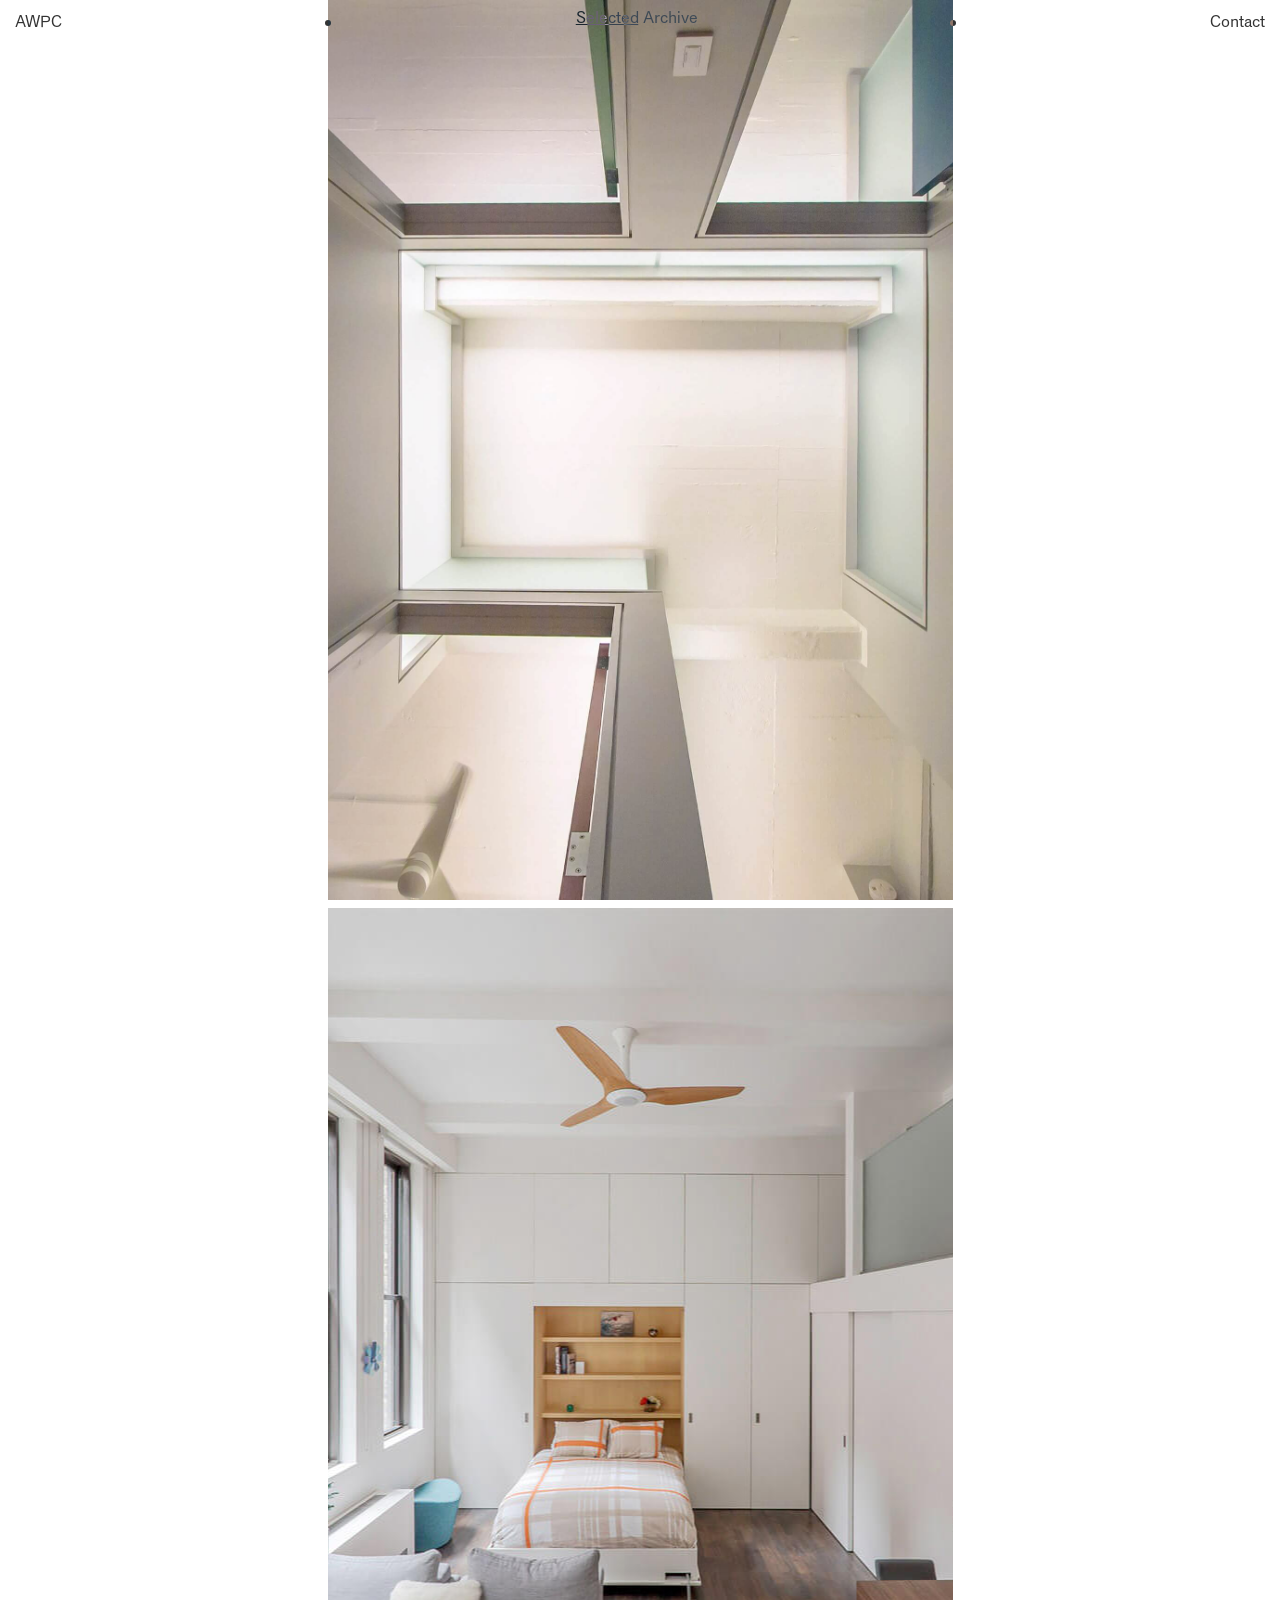
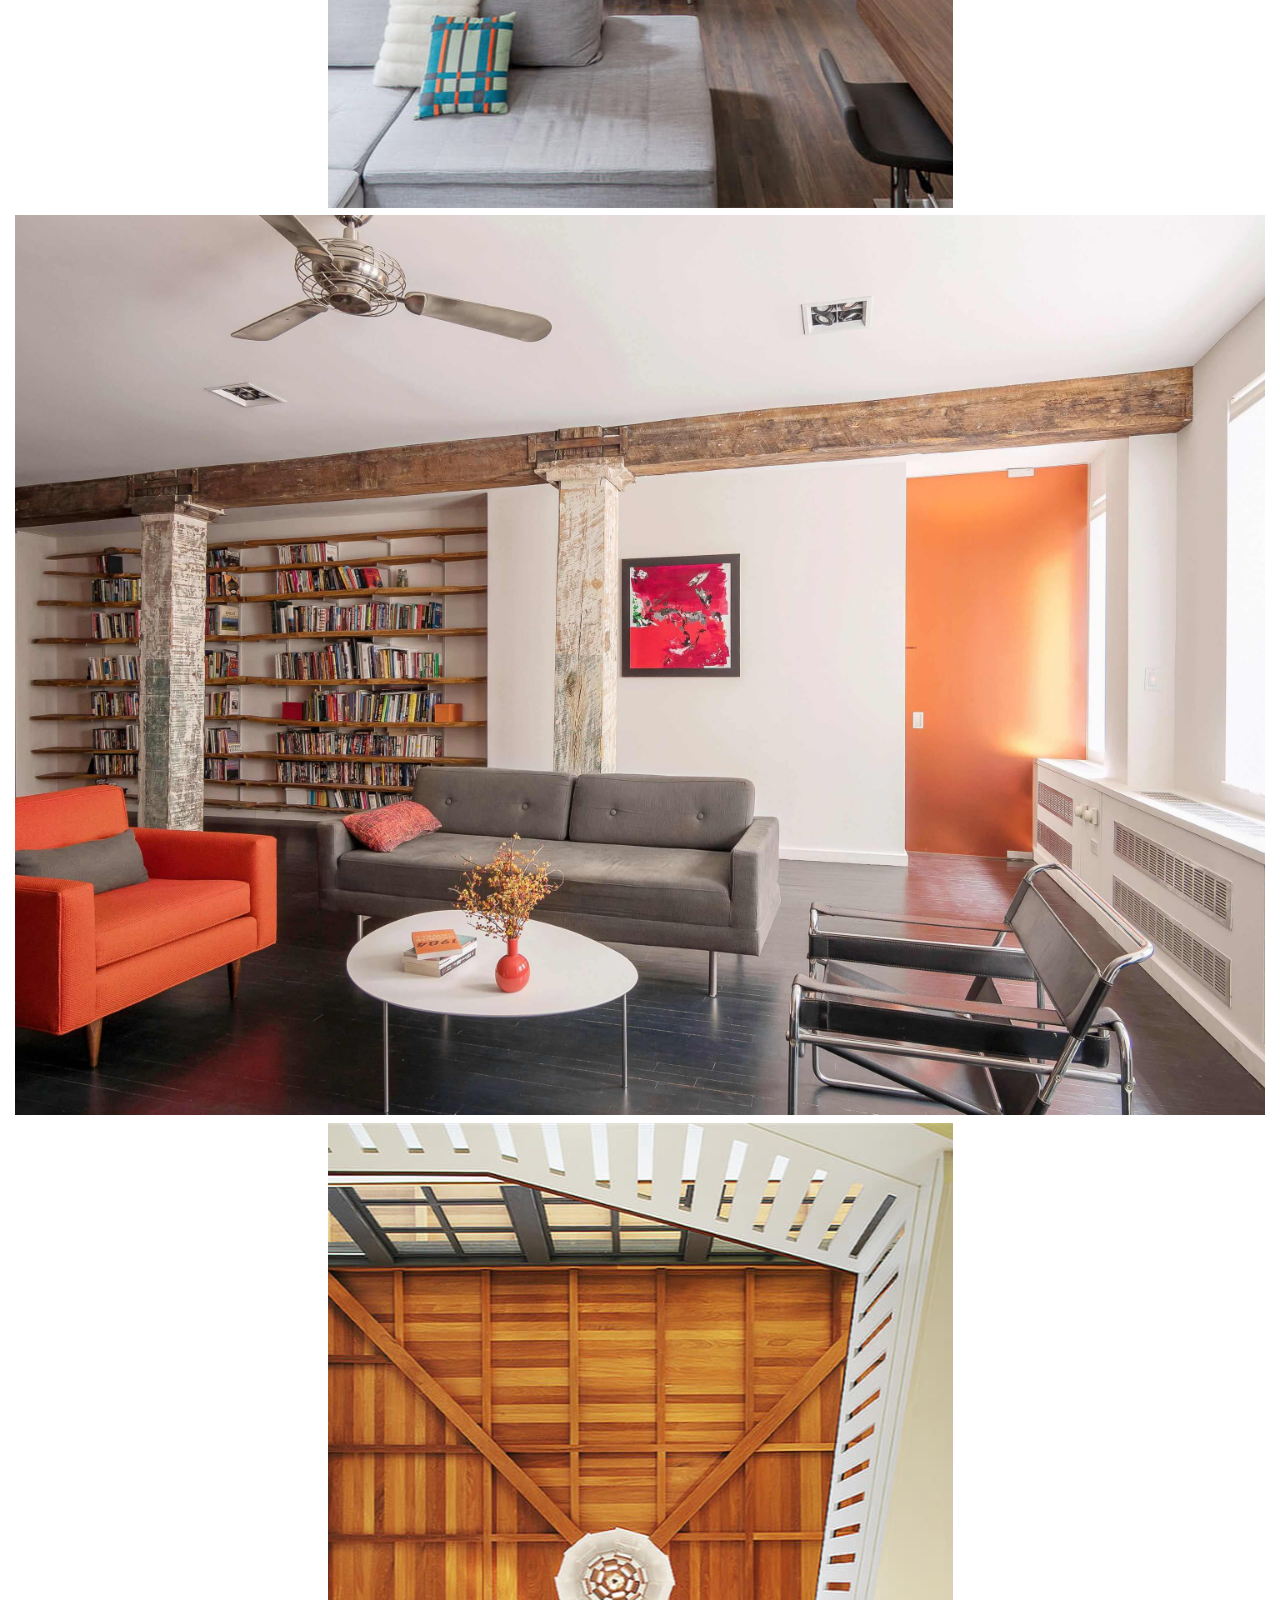
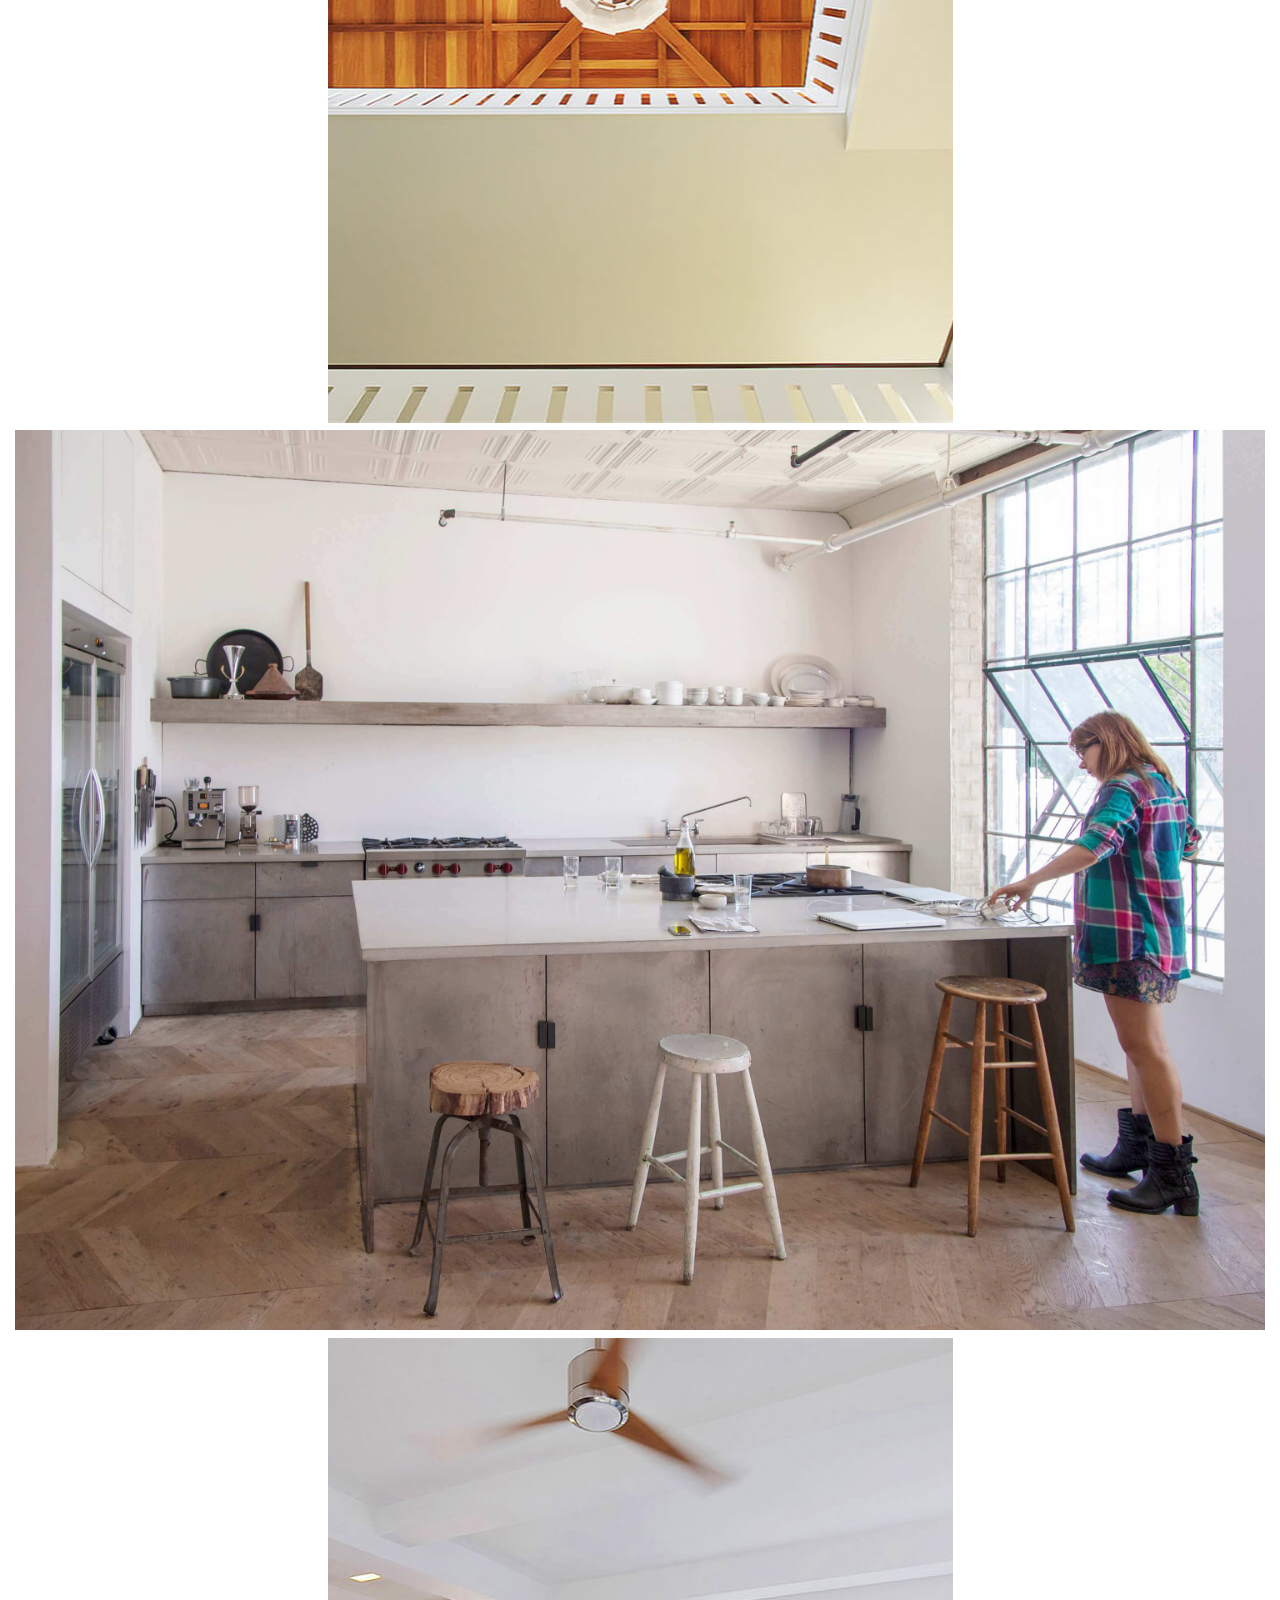
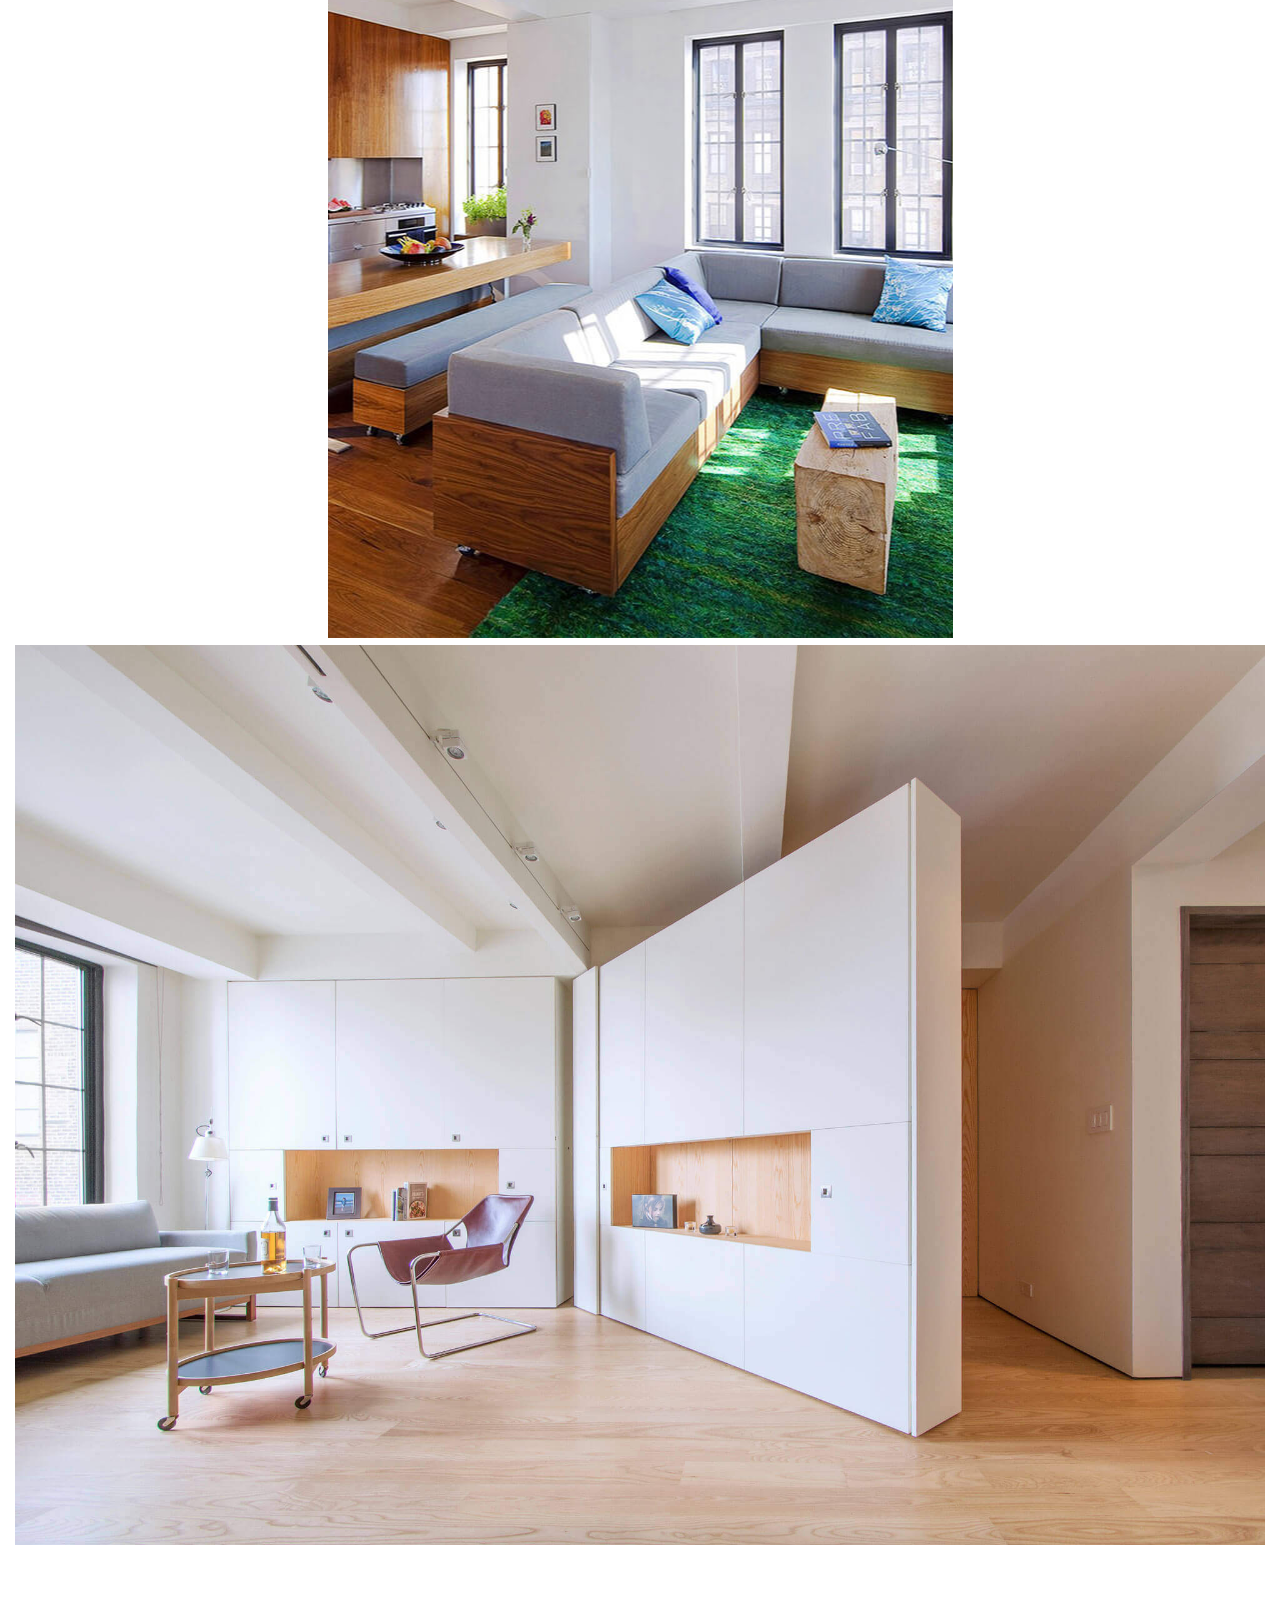
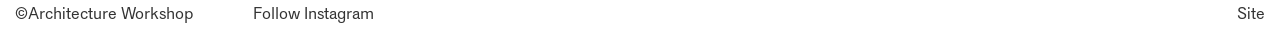
<file: index.html>
<!DOCTYPE html>
<html lang="zh-CN">

<head>
  <meta charset="UTF-8">
  <meta name="viewport" content="width=device-width, initial-scale=1.0">
  <title>AWPC</title>
  <link rel="stylesheet" href="styles/style.css">
  <link rel="stylesheet" href="styles/index.css">
</head>

<body>
  <header class="mixin">
    <div class="studio-name roll-hover">
      <span class="roll-text">AWPC<span class="roll-copy">AWPC</span></span>
    </div>
    <div class="dot left"></div>
    <div class="selected-archive">
      <a class="selected roll-hover" href="/index.html">
        <span class="roll-text underline">Selected<span class="roll-copy underline">Selected</span></span>
      </a>
      <a class="archive roll-hover" href="/archive.html?target=1">
        <span class="roll-text">Archive<span class="roll-copy">Archive</span></span>
      </a>
    </div>
    <div class="dot right"></div>
    <a class="contact roll-hover" href="#"><span class="roll-text">Contact<span
          class="roll-copy">Contact</span></span></a>
  </header>

  <main>
    <div class="home-img-list"></div>
  </main>

  <footer>
    <div>©Architecture Workshop</div>
    <div class="follow-ins">Follow Instagram</div>
    <div>Site</div>
  </footer>

  <div class="grid">

  </div>

  <script src="js/app.js"></script>
  <script src="js/index.js"></script>
</body>

</html>
</file>
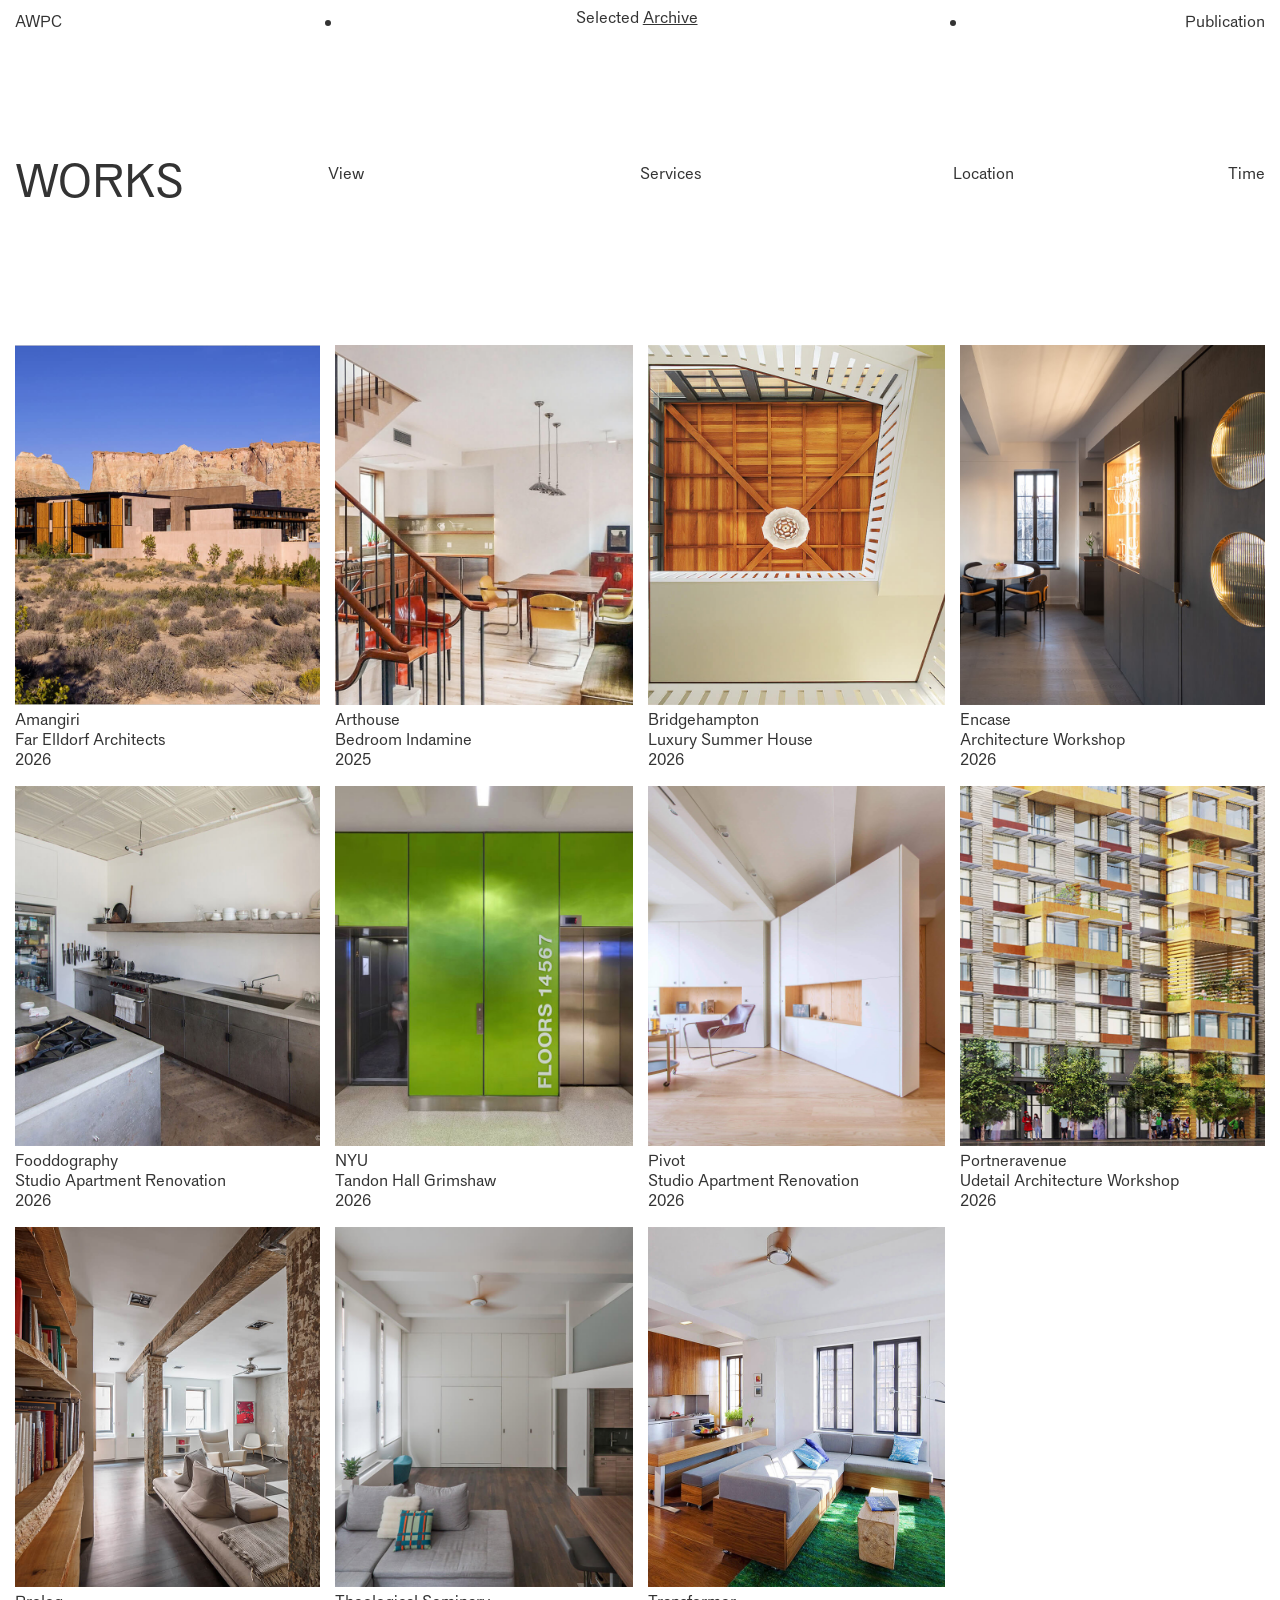
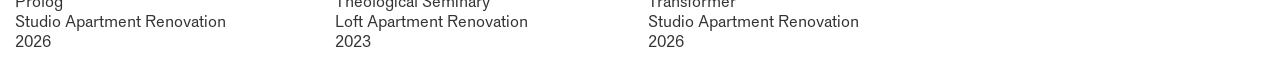
<file: archive.html>
<!DOCTYPE html>
<html lang="en">

<head>
  <meta charset="UTF-8">
  <meta name="viewport" content="width=device-width, initial-scale=1.0">
  <title>Archive</title>
  <link rel="stylesheet" href="styles/style.css">
  <link rel="stylesheet" href="styles/archive.css">
</head>

<body>
  <header class="mixin">
    <div class="studio-name roll-hover">
      <span class="roll-text">AWPC<span class="roll-copy">AWPC</span></span>
    </div>
    <div class="dot left"></div>
    <div class="selected-archive">
      <a class="selected roll-hover" href="/index.html">
        <span class="roll-text">Selected<span class="roll-copy">Selected</span></span>
      </a>
      <a class="archive roll-hover" href="/#">
        <span class="roll-text underline">Archive<span class="roll-copy underline">Archive</span></span>
      </a>
    </div>
    <div class="dot right"></div>
    <div class="roll-hover">
      <span class="roll-text">Publication<span class="roll-copy">Publication</span></span>
    </div>
  </header>

  <div class="filter">
    <div class="filter-title">WORKS</div>
    <div class="actions">
    </div>
  </div>

  <div class="archive-list" style="display: none;"></div>
  <div class="archive-text-list"></div>

  <div class="grid">

  </div>

  <script src="js/app.js"></script>
  <script src="js/archive.js"></script>
</body>

</html>
</file>
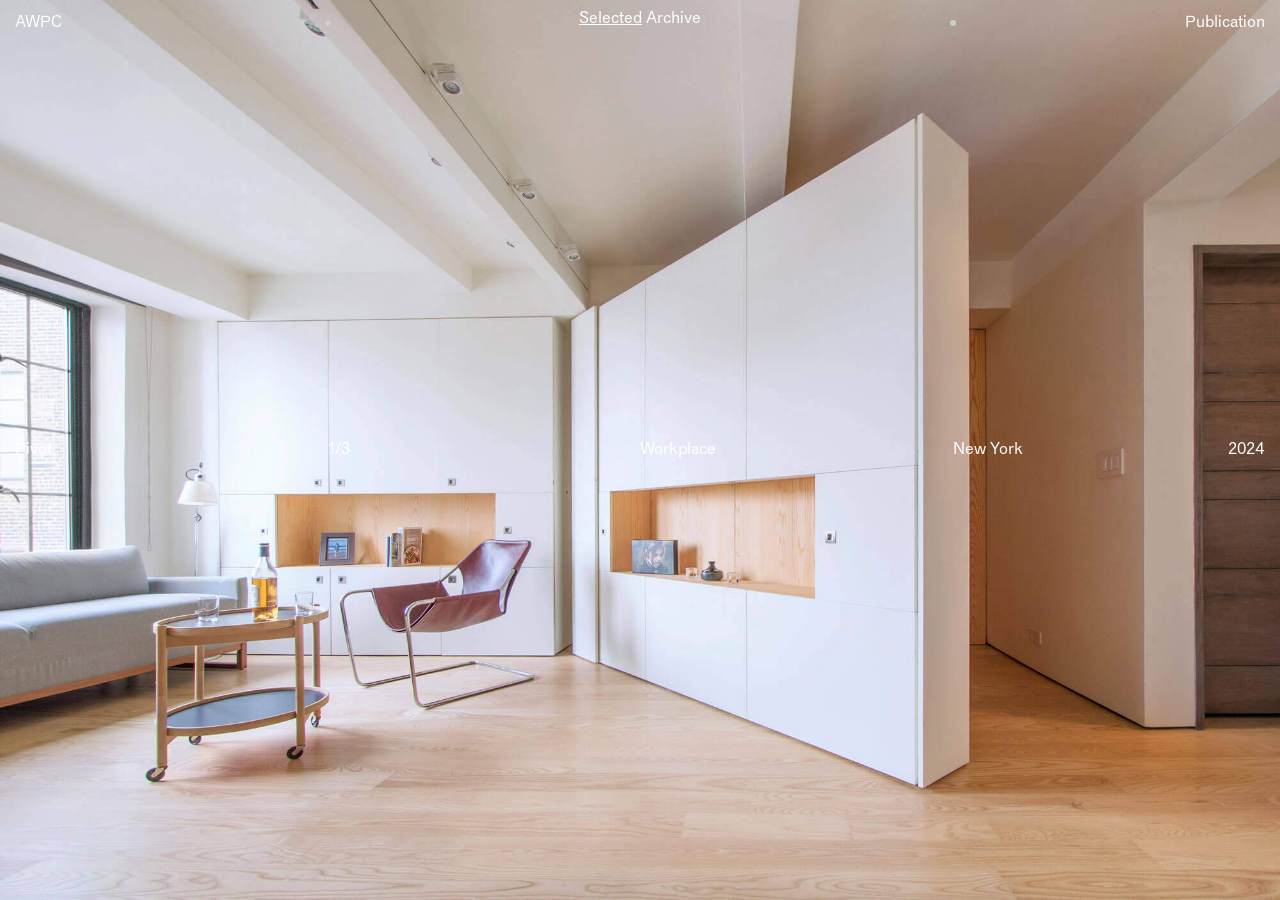
<file: awpc2.html>
<!DOCTYPE html>
<html lang="zh-CN">

<head>
    <meta charset="UTF-8">
    <meta name="viewport" content="width=device-width, initial-scale=1.0">
    <title>AWPC</title>
    <link rel="stylesheet" href="styles/style.css">
    <link rel="stylesheet" href="styles/awpc2.css">
    <style>

    </style>
</head>

<body>
    <header>
        <div class="studio-name roll-hover">
            <span class="roll-text">AWPC<span class="roll-copy">AWPC</span></span>
        </div>
        <div class="dot left"></div>
        <div class="selected-archive">
            <a class="selected roll-hover" href="#">
                <span class="roll-text underline">Selected<span class="roll-copy underline">Selected</span></span>
            </a>
            <a class="archive roll-hover" href="/archive.html?target=2">
                <span class="roll-text">Archive<span class="roll-copy">Archive</span></span>
            </a>
        </div>
        <div class="dot right"></div>
        <div class="roll-hover">
            <span class="roll-text">Publication<span class="roll-copy">Publication</span></span>
        </div>
    </header>

    <main class="carousel">
        <div class="carousel-track">
            <div class="slide" style="background-image: url('images/7.jpg'); background-position: center 70%;"></div>
            <div class="slide" style="background-image: url('images/3.jpg'); background-position: center 70%;"></div>
            <div class="slide" style="background-image: url('images/Archive/Residential/Amangiri/2.jpg'); background-position: center;"></div>
        </div>
    </main>

    <div class="home-page">
        <div class="home-details">
            <div class="q-1">123</div>
            <div class="q-2">123</div>
            <div class="q-3">123</div>
            <div class="q-4">123</div>
            <div class="q-5">123</div>
        </div>
    </div>

    <script src="js/awpc2.js"></script>
</body>

</html>
</file>
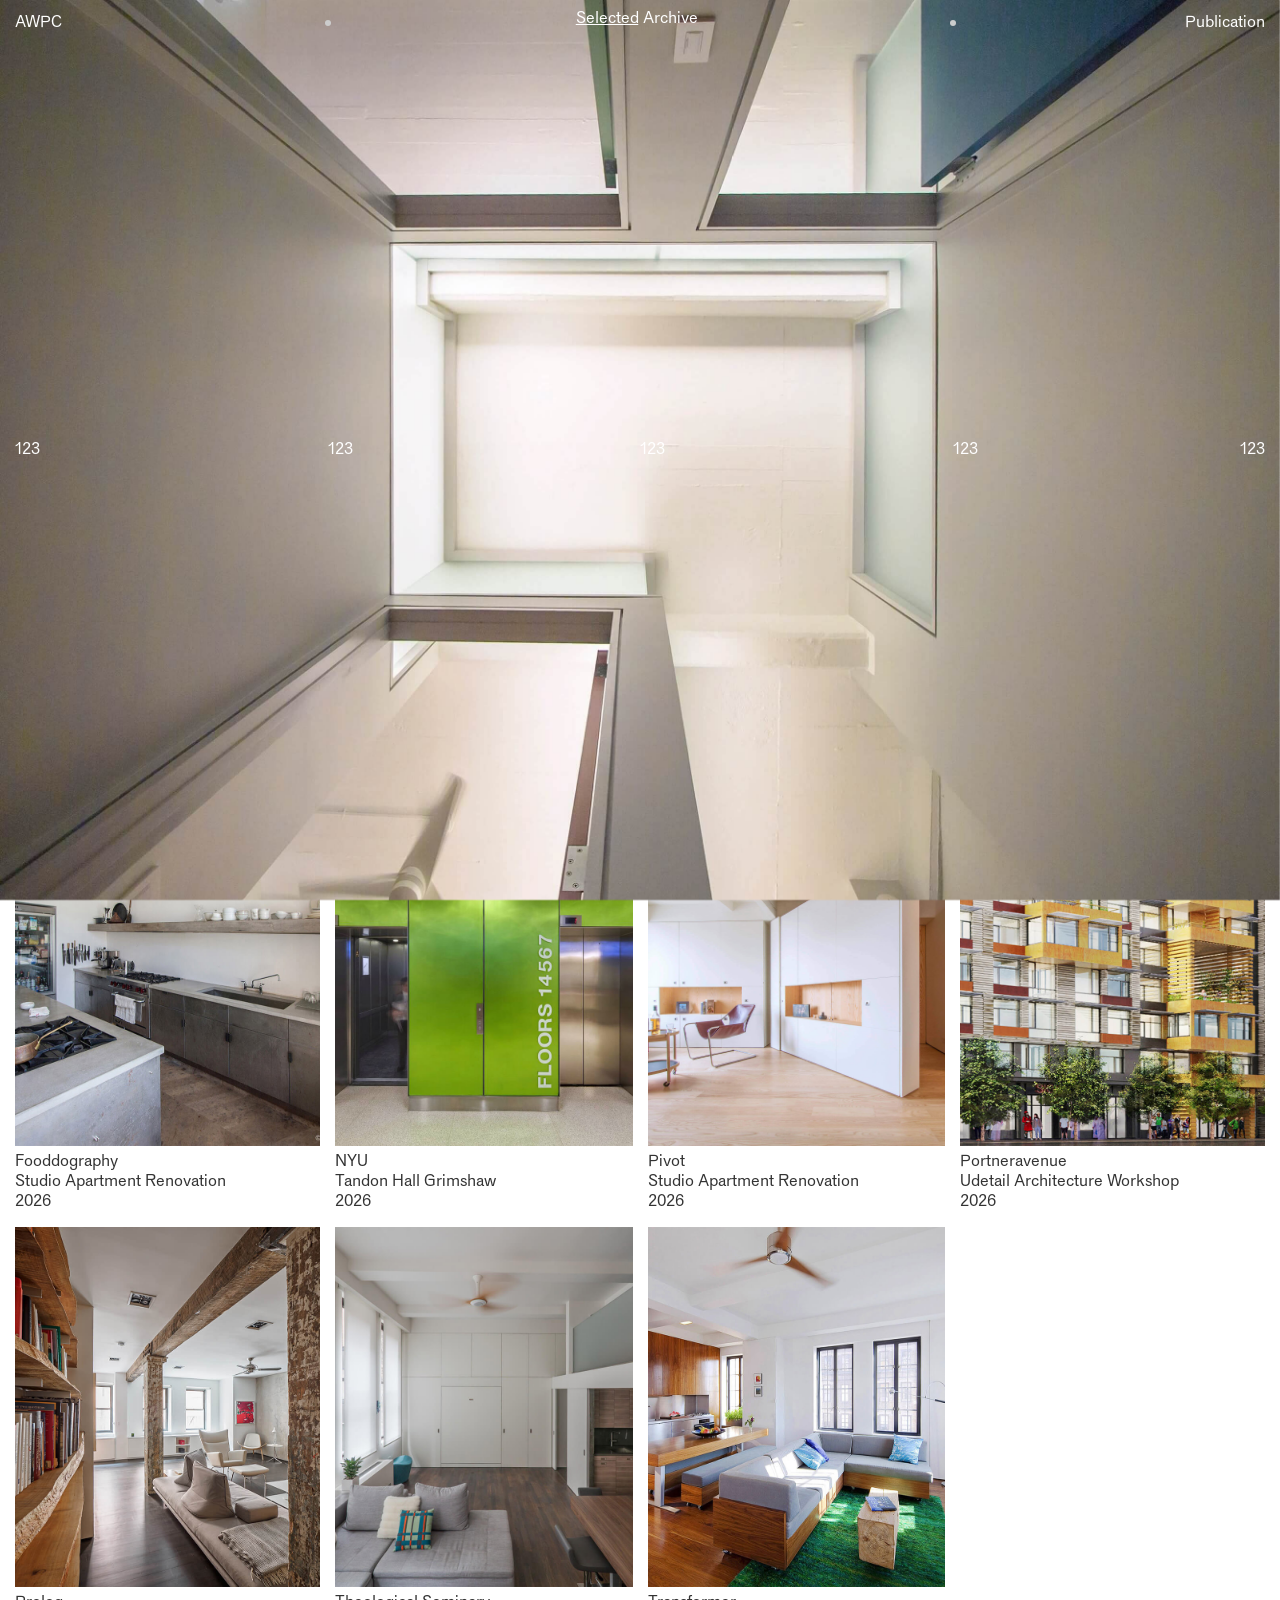
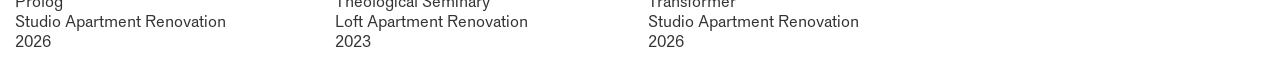
<file: test.html>
<!DOCTYPE html>
<html lang="en">

<head>
    <meta charset="UTF-8">
    <meta name="viewport" content="width=device-width, initial-scale=1.0">
    <title>Archive</title>
    <link rel="stylesheet" href="styles/style.css">
    <link rel="stylesheet" href="styles/test.css">
</head>

<body>
    <header>
        <div class="studio-name roll-hover">
            <span class="roll-text">AWPC<span class="roll-copy">AWPC</span></span>
        </div>
        <div class="dot left"></div>
        <div class="selected-archive">
            <a class="selected roll-hover" href="#">
                <span class="roll-text underline">Selected<span class="roll-copy underline">Selected</span></span>
            </a>
            <a class="archive roll-hover" href="#">
                <span class="roll-text">Archive<span class="roll-copy">Archive</span></span>
            </a>
        </div>
        <div class="dot right"></div>
        <div class="roll-hover">
            <span class="roll-text">Publication<span class="roll-copy">Publication</span></span>
        </div>
    </header>

    <div class="filter">
        <div class="filter-title">WORKS</div>
        <div class="actions">
        </div>
    </div>

    <div class="archive-list" style="display: none;"></div>
    <div class="archive-text-list"></div>

    <div class="grid">

    </div>

    <div class="home-page">
        <img src="images/1.jpg" alt="">
        <div class="home-details">
            <div class="q-1">123</div>
            <div class="q-2">123</div>
            <div class="q-3">123</div>
            <div class="q-4">123</div>
            <div class="q-5">123</div>
        </div>
    </div>

    <script src="js/app.js"></script>
    <script src="js/test.js"></script>
</body>

</html>
</file>
<file: styles/style.css>
:root {
  --padding-h: 15px;
  --padding-w: calc(100vw / 16);
  --page-padding: 15px;
  --page-padding-2: calc(var(--page-padding) * 2);
  --padding-8w: calc(calc(100vw - var(--page-padding-2)) / 8);
  --global-fs: 16px;
  --archive-list-pt: calc(var(--padding-h) * 23);
  --home-img-ratio: 65;
}

* {
  margin: 0;
  padding: 0;
  box-sizing: border-box;
  scrollbar-width: none;
  -ms-overflow-style: none;
}

*::-webkit-scrollbar {
  display: none;
}

html {
  scroll-behavior: smooth;
}

@font-face {
  font-family: "Protocol";
  src: url("../protocoleregular.otf") format("opentype");
  font-weight: normal;
  font-style: normal;
}

a {
  color: #333333;
  text-decoration: none;
}

a:hover {
  cursor: pointer;
  text-decoration: underline;
}

body {
  background: #ffffff;
  color: #333333;
  font-family: "Protocol", "Helvetica Neue", "PingFang SC", "Microsoft YaHei", sans-serif;
  overflow-x: hidden;
  padding: 0 var(--page-padding);
  font-size: var(--global-fs);
  position: relative;
}

.underline {
  text-decoration: underline;
}

.grid {
  position: absolute;
  top: 0;
  left: var(--page-padding);
  right: 0;
  bottom: 0;
  pointer-events: none;
}

.grid.h {
  background-image:
    repeating-linear-gradient(to bottom,
      rgba(111, 204, 220, 0.6) 0,
      rgba(111, 204, 220, 0.6) 1px,
      transparent 1px,
      transparent var(--padding-h));
}

.grid.w {
  background-image:
    repeating-linear-gradient(to right,
      rgba(111, 204, 220, 0.6) 0,
      rgba(111, 204, 220, 0.6) 1px,
      transparent 1px,
      transparent var(--padding-8w));
}

.page-padding-indicator {
  position: fixed;
  top: 50%;
  transform: translateY(-50%);
  z-index: 200;
  font-size: 14px;
  opacity: 0;
  transition: opacity 0.2s;
  pointer-events: none;
}

.page-padding-indicator.left {
  left: 8px;
}

.page-padding-indicator.right {
  right: 8px;
}

.page-padding-indicator.visible {
  opacity: 1;
}

.toast {
  position: fixed;
  top: 20vh;
  left: 50%;
  transform: translateX(-50%);
  z-index: 300;
  padding: 8px 16px;
  background: rgba(0, 0, 0, 0.75);
  color: #ffffff;
  font-size: 14px;
  opacity: 0;
  transition: opacity 0.2s;
  pointer-events: none;
}

.toast.visible {
  opacity: 1;
}

.home-img,
.archive-item:not(.empty) {
  opacity: 0;
  transform: translateY(40px);
  transition: opacity 0.6s ease, transform 0.6s ease;
}

.home-img.reveal-visible,
.archive-item.reveal-visible {
  opacity: 1;
  transform: translateY(0);
}

.roll-hover {
  display: inline-block;
  overflow: hidden;
}

.roll-text {
  position: relative;
  display: block;
  transition: transform 0.2s ease-in-out;
}

.roll-copy {
  position: absolute;
  top: 100%;
  left: 0;
  width: 100%;
}

.roll-hover:hover .roll-text {
  transform: translateY(-100%);
}

.flexJustifyCenter {
  display: flex;
  align-items: center;
  justify-content: center;
}

.flexJustifyRight {
  display: flex;
  align-items: center;
  justify-content: flex-end;
}

header .selected-archive {
  position: absolute;
  left: 50%;
  transform: translateX(-50%);
}

header .dot {
  position: absolute;
  top: 50%;
  width: calc(var(--page-padding) / 2.5);
  height: calc(var(--page-padding) / 2.5);
  background-color: #cccccc;
  border-radius: 50%;
}

header {
  position: fixed;
  width: 100%;
  top: var(--padding-h);
  left: 0;
  z-index: 100;
  display: flex;
  justify-content: space-between;
  align-items: flex-end;
  padding: 0 var(--page-padding) 0;
  line-height: 1;
}

header.mixin {
  mix-blend-mode: difference;
}

header.mixin * {
  color: #ccc !important;
}

header * {
  color: #fff !important;
}

header .dot {
  background-color: #ccc;
}

header .dot.left {
  left: calc(var(--padding-8w) * 2 + var(--page-padding));
  transform: translate(-50%, -50%);
}

header .dot.right {
  right: calc(var(--padding-8w) * 2 + var(--page-padding));
  transform: translate(50%, -50%);
}
</file>
<file: styles/index.css>
.home-img {
  position: relative;
  margin: 0 auto calc(var(--padding-h) / 2);
}

.img-height {
  width: 50%;
  height: calc(var(--padding-h) * var(--home-img-ratio));
}

.img-width {
  width: 100%;
  height: calc(var(--padding-h) * var(--home-img-ratio));
}

.img-wrap {
  width: 100%;
  height: 100%;
  background-size: cover;
  background-position: center;
}

.home-img-detail {
  position: absolute;
  top: 0%;
  left: 0%;
  right: 0%;
  bottom: 0%;
  display: flex;
  flex-direction: column;
  justify-content: center;
  align-items: center;
  text-align: center;
  opacity: 0;
  background-color: transparent;
}

.home-img-detail:hover {
  opacity: 1;
  transition: all 0.15s ease-in-out;
  background-color: rgba(255, 255, 255, 0.5);
}

footer {
  display: flex;
  align-items: center;
  margin: calc(var(--padding-h) * 4) 0 var(--padding-h);
}

.follow-ins {
  flex: 1;
  padding-left: calc(var(--page-padding) * 4);
}
</file>
<file: styles/archive.css>
.filter {
  position: absolute;
  display: flex;
  top: calc(var(--padding-h) * 11);
}

.filter .filter-title {
  font-size: 46px;
  line-height: 0.9;
}

.filter .actions {
  display: flex;
}

.dropdown-menu {
  line-height: normal;
}

.dropdown-wrap {
  white-space: nowrap;
  position: absolute;
}

.dropdown-wrap.index {
  left: calc(var(--padding-8w) * 2);
}

.dropdown-wrap.category {
  left: calc(var(--padding-8w) * 4);
}

.dropdown-wrap.location {
  left: calc(var(--padding-8w) * 6);
}

.dropdown-wrap.time {
  left: calc(var(--padding-8w) * 7);
  width: calc(var(--padding-8w) * 1);
  display: flex;
  justify-content: flex-end;
}

.dropdown-wrap.time .dropdown-menu {
  transform: translateX(-33%);
  text-align: right;
}

.dropdown {
  position: relative;
}

.dropdown-toggle {
  overflow: hidden;
}

.toggle-roll {
  position: relative;
  display: block;
  transition: transform 0.2s ease-in-out;
}

.toggle-copy {
  position: absolute;
  top: 100%;
  left: 0;
  width: 100%;
  text-decoration: underline;
}

.dropdown-toggle:hover .toggle-roll {
  transform: translateY(-100%);
}

.dropdown-toggle,
.dropdown-option {
  cursor: pointer;
}

.dropdown-option {
  position: relative;
  padding-right: 12px;
}

.dropdown-option:hover {
  text-decoration: underline;
}

.dropdown-option.selected .option-text {
  text-decoration: underline;
}

.clear-selection {
  position: absolute;
  right: 0;
  top: 0;
  display: none;
}

.clear-selection:hover {
  text-decoration: underline;
}

.dropdown-option.selected .clear-selection {
  display: block;
}

.dropdown-menu {
  position: absolute;
  top: 120%;
  max-height: 0;
  overflow: hidden;
  transition: max-height 0.25s ease-in-out;
}

.dropdown.open .dropdown-menu {
  max-height: 200px;
}

.archive-text-list {
  position: absolute;
  top: var(--archive-list-pt);
  left: var(--page-padding);
  right: var(--page-padding);
}

.a-t-item {
  display: flex;
}

.a-t-image {
  position: relative;
  width: calc(var(--padding-8w) * 2);
}

.a-t-image img {
  position: absolute;
  left: 0;
  width: calc(var(--padding-8w) * 2 - calc(var(--page-padding) / 2));
  height: calc(var(--padding-h) * 24);
  object-fit: cover;
  display: none;
}

.a-t-image img.visible {
  display: block;
}

.a-t-image img.top {
  top: 0;
}

.a-t-image img.bottom {
  bottom: 0;
}

.a-t-detail {
  display: flex;
  border-bottom: 1px solid transparent;
}

.a-t-detail:hover {
  border-bottom: 1px solid #000;
  cursor: pointer;
}

.a-t-name {
  width: calc(var(--padding-8w) * 2);
}

.a-t-service {
  width: calc(var(--padding-8w) * 2);
}

.a-t-location {
  width: calc(var(--padding-8w) * 1);
}

.a-t-year {
  width: calc(var(--padding-8w) * 1);
  text-align: right;
}


.archive-list {
  position: absolute;
  top: var(--archive-list-pt);
  left: var(--page-padding);
  right: var(--page-padding);
  display: flex;
  justify-content: space-between;
  flex-wrap: wrap;
}

.archive-item {
  position: relative;
  width: calc(var(--padding-8w) * 2);
  background-size: cover;
  background-position: center;
  margin-bottom: var(--padding-h);
  cursor: pointer;
}

.archive-item.pl {
  padding-left: calc(var(--page-padding) / 2);
}

.archive-item.pr {
  padding-right: calc(var(--page-padding) / 2);
}

.archive-item .cover {
  width: 100%;
  height: calc(var(--padding-h) * 24);
  object-fit: cover;
}

.archive-item .hover-img {
  position: absolute;
  top: 0;
  left: 0;
  /* width: 100%; */
  height: 0;
  overflow: hidden;
  transition: height 0.3s ease-in-out;
}

.pl .hover-img {
  left: calc(var(--page-padding) / 2);
}

.pr .hover-img {
  right: calc(var(--page-padding) / 2);
}

.archive-item .hover-img img {
  width: 100%;
  height: calc(var(--padding-h) * 24);
  object-fit: cover;
  display: block;
}

.archive-item:hover .hover-img {
  height: calc(var(--padding-h) * 24);
}

.archive-item.empty {
  opacity: 0;
  pointer-events: none;
}

.archive-item-detail {
  display: flex;
  flex-direction: column;
  justify-content: center;
}
</file>
<file: styles/awpc2.css>
body {
  padding: 0;
  overflow: hidden;
  width: 100vw;
  height: 100vh;
}

.carousel {
  position: relative;
  width: 100vw;
  height: 100vh;
  height: 100svh;
  overflow: hidden;
}

.carousel-track {
  display: flex;
  width: 100%;
  height: 100%;
}

.slide {
  flex: 0 0 100%;
  width: 100%;
  height: 100%;
  background-size: cover;
  background-repeat: no-repeat;
  background-position: center;
}


.home-page {
  position: fixed;
  top: 0;
  left: 0;
  width: 100vw;
  height: 100vh;
  z-index: 50;
}

.home-details {
  display: flex;
  position: fixed;
  top: 50%;
  left: var(--page-padding);
  right: var(--page-padding);
  transform: translate(0, -50%);
  color: #fff;
  transition: top 0.6s ease, transform 0.6s ease;
}

.home-details.at-filter {
  top: calc(var(--padding-h) * 11);
  transform: translate(0, 0);
}

.home-details .q-1 {
  width: calc(var(--padding-8w) * 2);
}

.home-details .q-2 {
  width: calc(var(--padding-8w) * 2);
}

.home-details .q-3 {
  width: calc(var(--padding-8w) * 2);
}

.home-details .q-4 {
  width: calc(var(--padding-8w) * 1);
}

.home-details .q-5 {
  width: calc(var(--padding-8w) * 1);
  text-align: right;
}
</file>
<file: styles/test.css>
.filter {
  position: absolute;
  display: flex;
  top: calc(var(--padding-h) * 11);
}

.filter .filter-title {
  font-size: 46px;
  line-height: 0.9;
}

.filter .actions {
  display: flex;
}

.dropdown-menu {
  line-height: normal;
}

.dropdown-wrap {
  white-space: nowrap;
  position: absolute;
}

.dropdown-wrap.index {
  left: calc(var(--padding-8w) * 2);
}

.dropdown-wrap.category {
  left: calc(var(--padding-8w) * 4);
}

.dropdown-wrap.location {
  left: calc(var(--padding-8w) * 6);
}

.dropdown-wrap.time {
  left: calc(var(--padding-8w) * 7);
  width: calc(var(--padding-8w) * 1);
  display: flex;
  justify-content: flex-end;
}

.dropdown-wrap.time .dropdown-menu {
  transform: translateX(-33%);
  text-align: right;
}

.dropdown {
  position: relative;
}

.dropdown-toggle {
  overflow: hidden;
}

.toggle-roll {
  position: relative;
  display: block;
  transition: transform 0.2s ease-in-out;
}

.toggle-copy {
  position: absolute;
  top: 100%;
  left: 0;
  width: 100%;
  text-decoration: underline;
}

.dropdown-toggle:hover .toggle-roll {
  transform: translateY(-100%);
}

.dropdown-toggle,
.dropdown-option {
  cursor: pointer;
}

.dropdown-option {
  position: relative;
  padding-right: 12px;
}

.dropdown-option:hover {
  text-decoration: underline;
}

.dropdown-option.selected .option-text {
  text-decoration: underline;
}

.clear-selection {
  position: absolute;
  right: 0;
  top: 0;
  display: none;
}

.clear-selection:hover {
  text-decoration: underline;
}

.dropdown-option.selected .clear-selection {
  display: block;
}

.dropdown-menu {
  position: absolute;
  top: 120%;
  max-height: 0;
  overflow: hidden;
  transition: max-height 0.25s ease-in-out;
}

.dropdown.open .dropdown-menu {
  max-height: 200px;
}

.archive-text-list {
  position: absolute;
  top: var(--archive-list-pt);
  left: var(--page-padding);
  right: var(--page-padding);
}

.a-t-item {
  display: flex;
}

.a-t-image {
  position: relative;
  width: calc(var(--padding-8w) * 2);
}

.a-t-image img {
  position: absolute;
  left: 0;
  width: calc(var(--padding-8w) * 2 - calc(var(--page-padding) / 2));
  height: calc(var(--padding-h) * 24);
  object-fit: cover;
  display: none;
}

.a-t-image img.visible {
  display: block;
}

.a-t-image img.top {
  top: 0;
}

.a-t-image img.bottom {
  bottom: 0;
}

.a-t-detail {
  display: flex;
  border-bottom: 1px solid transparent;
}

.a-t-detail:hover {
  border-bottom: 1px solid #000;
  cursor: pointer;
}

.a-t-name {
  width: calc(var(--padding-8w) * 2);
}

.a-t-service {
  width: calc(var(--padding-8w) * 2);
}

.a-t-location {
  width: calc(var(--padding-8w) * 1);
}

.a-t-year {
  width: calc(var(--padding-8w) * 1);
  text-align: right;
}


.archive-list {
  position: absolute;
  top: var(--archive-list-pt);
  left: var(--page-padding);
  right: var(--page-padding);
  display: flex;
  justify-content: space-between;
  flex-wrap: wrap;
}

.archive-item {
  position: relative;
  width: calc(var(--padding-8w) * 2);
  background-size: cover;
  background-position: center;
  margin-bottom: var(--padding-h);
  cursor: pointer;
}

.archive-item.pl {
  padding-left: calc(var(--page-padding) / 2);
}

.archive-item.pr {
  padding-right: calc(var(--page-padding) / 2);
}

.archive-item .cover {
  width: 100%;
  height: calc(var(--padding-h) * 24);
  object-fit: cover;
}

.archive-item .hover-img {
  position: absolute;
  top: 0;
  left: 0;
  /* width: 100%; */
  height: 0;
  overflow: hidden;
  transition: height 0.3s ease-in-out;
}

.pl .hover-img {
  left: calc(var(--page-padding) / 2);
}

.pr .hover-img {
  right: calc(var(--page-padding) / 2);
}

.archive-item .hover-img img {
  width: 100%;
  height: calc(var(--padding-h) * 24);
  object-fit: cover;
  display: block;
}

.archive-item:hover .hover-img {
  height: calc(var(--padding-h) * 24);
}

.archive-item.empty {
  opacity: 0;
  pointer-events: none;
}

.archive-item-detail {
  display: flex;
  flex-direction: column;
  justify-content: center;
}

.home-page {
  position: fixed;
  top: 0;
  left: 0;
  width: 100vw;
  height: 100vh;
  z-index: 50;
}

.home-page img {
  width: 100%;
  height: 100%;
  object-fit: cover;
}

.home-details {
  display: flex;
  position: fixed;
  top: 50%;
  left: var(--page-padding);
  right: var(--page-padding);
  transform: translate(0, -50%);
  color: #fff;
  transition: top 0.6s ease, transform 0.6s ease;
}

.home-details.at-filter {
  top: calc(var(--padding-h) * 11);
  transform: translate(0, 0);
}

.home-details .q-1 {
  width: calc(var(--padding-8w) * 2);
}

.home-details .q-2 {
  width: calc(var(--padding-8w) * 2);
}

.home-details .q-3 {
  width: calc(var(--padding-8w) * 2);
}

.home-details .q-4 {
  width: calc(var(--padding-8w) * 1);
}

.home-details .q-5 {
  width: calc(var(--padding-8w) * 1);
  text-align: right;
}
</file>
